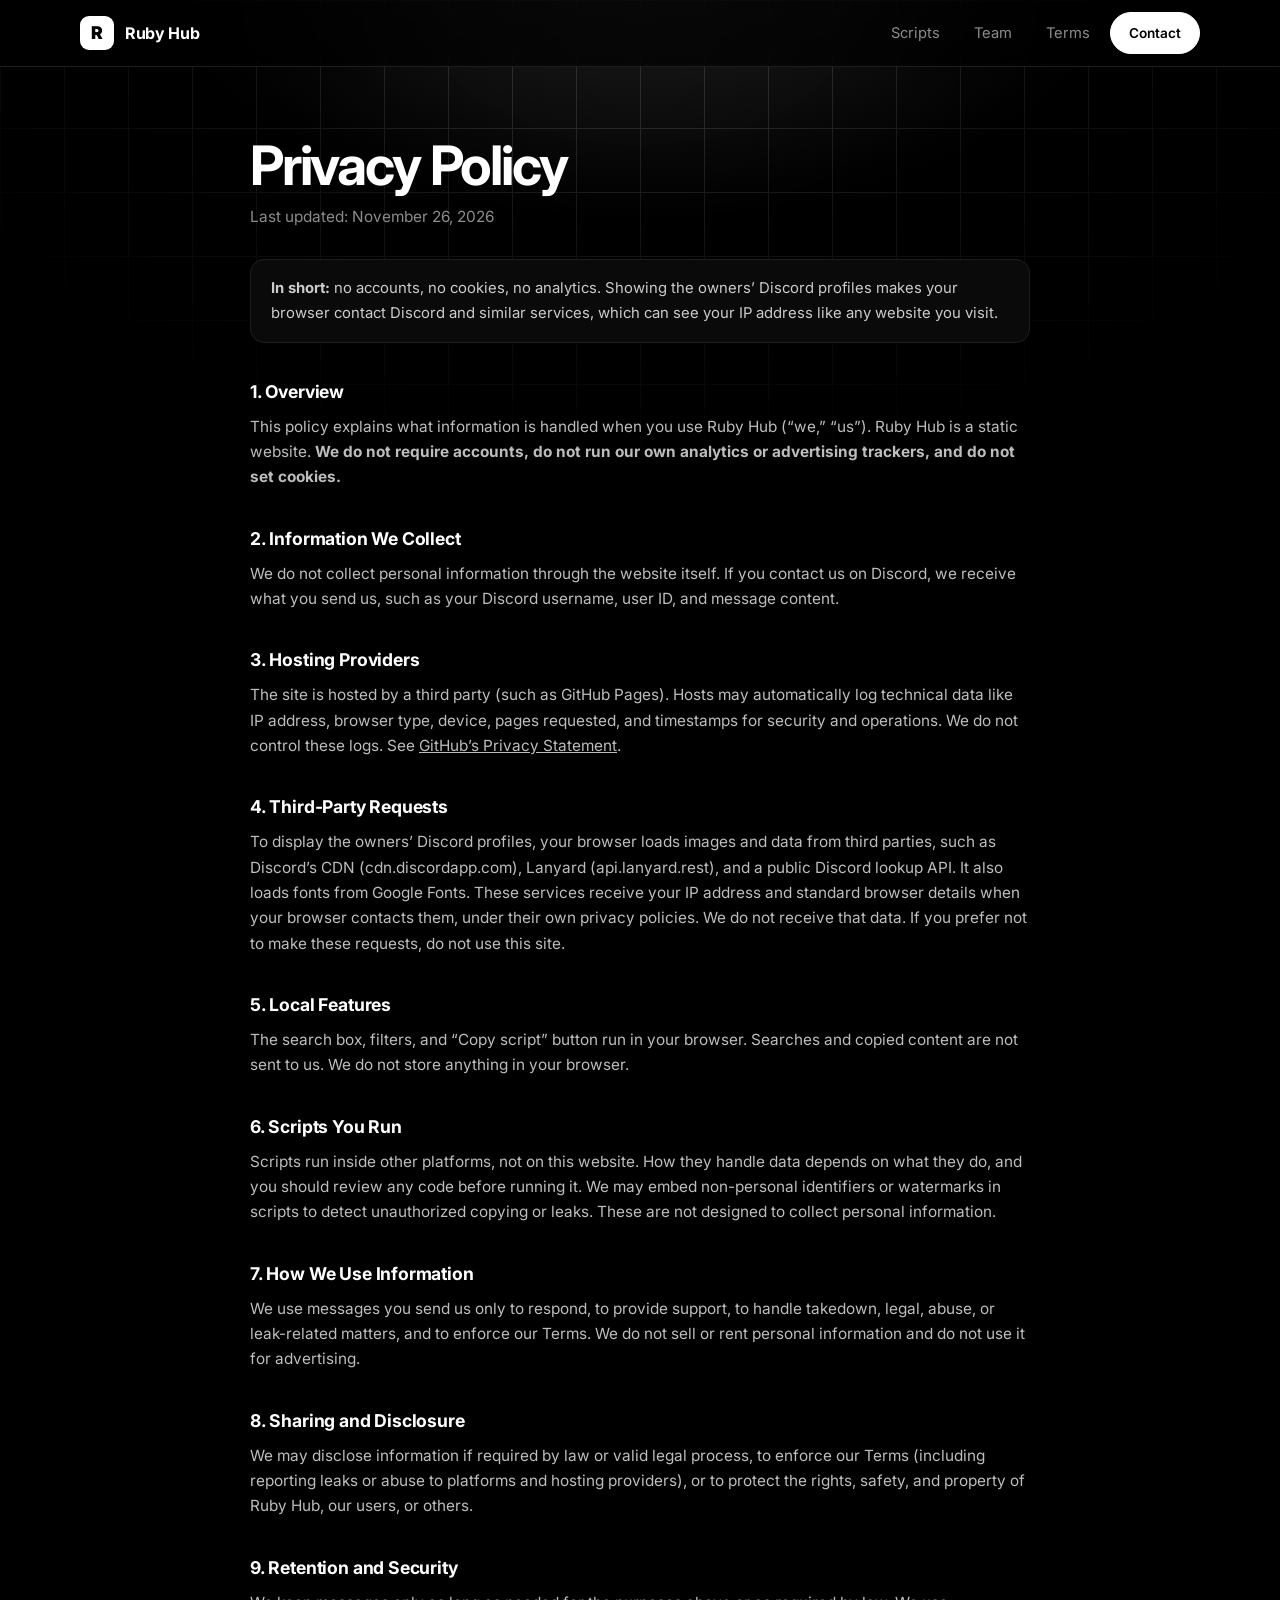
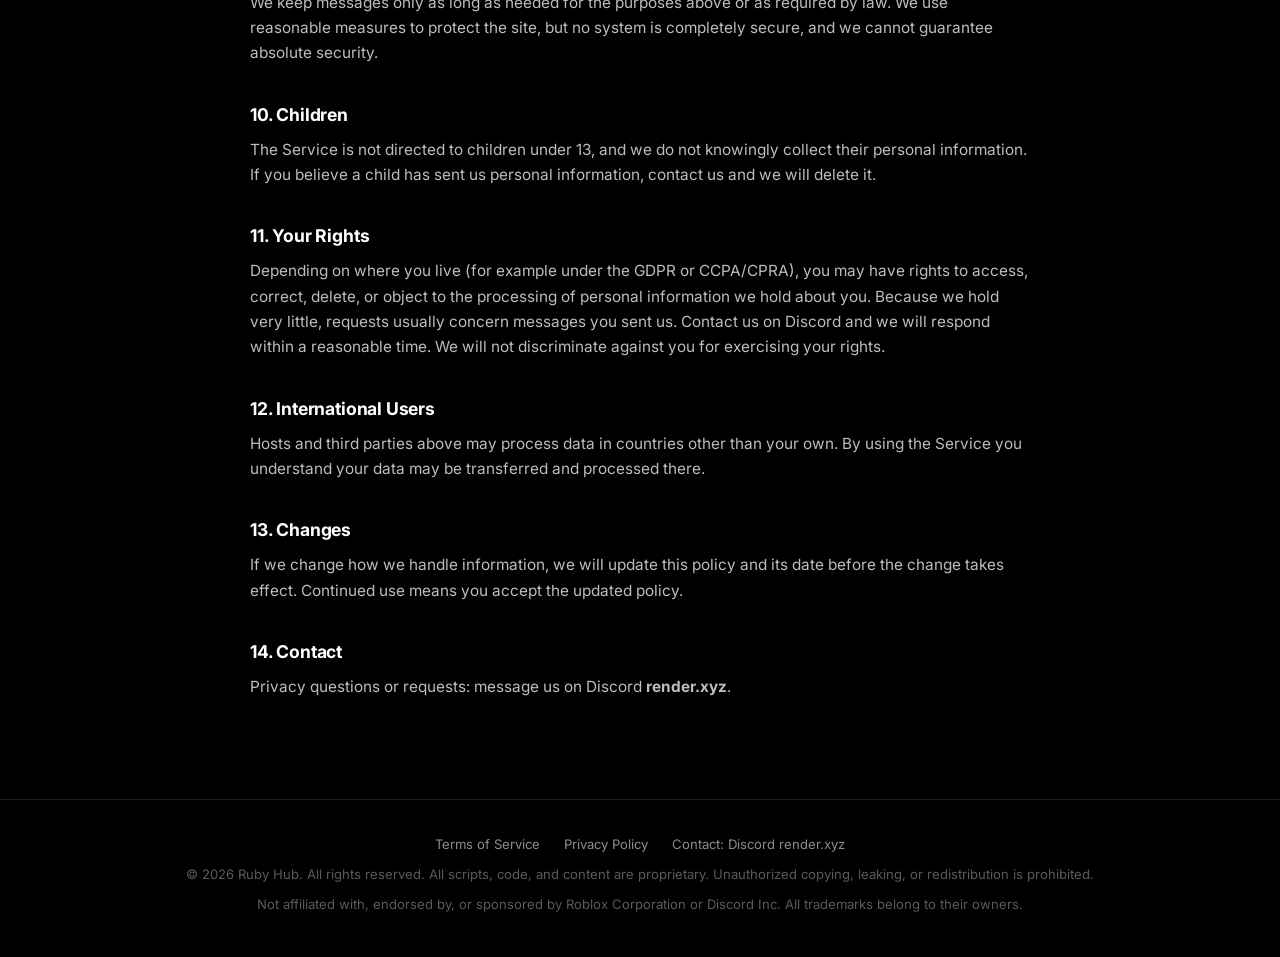
<file: privacy.html>
<!DOCTYPE html><html lang="en"><head><meta charset="utf-8"><meta name="viewport" content="width=device-width,initial-scale=1"><meta name="theme-color" content="#000000"><link rel="icon" href="data:image/svg+xml,%3Csvg xmlns=%27http://www.w3.org/2000/svg%27 viewBox=%270 0 100 100%27%3E%3Crect width=%27100%27 height=%27100%27 rx=%2722%27 fill=%27%23fff%27/%3E%3Ctext x=%2750%27 y=%2773%27 font-size=%2772%27 font-weight=%27900%27 text-anchor=%27middle%27 fill=%27%23000%27 font-family=%27Arial%27%3ER%3C/text%3E%3C/svg%3E"><link rel="preconnect" href="https://fonts.googleapis.com"><link rel="stylesheet" href="https://fonts.googleapis.com/css2?family=Inter:wght@400;500;600;700;800&display=swap"><link rel="stylesheet" href="style.css"><title>Privacy Policy – Ruby Hub</title></head><body><nav><div class="wrap"><a class="brand" href="index.html"><span class="logo">R</span>Ruby Hub</a><ul><li><a href="index.html#scripts">Scripts</a></li><li><a href="index.html#people">Team</a></li><li><a href="terms.html">Terms</a></li><li><a class="btn sm" style="color:#000" href="index.html#people">Contact</a></li></ul></div></nav><main class="wrap legal"><h1>Privacy Policy</h1><p class="date">Last updated: November 26, 2026</p><div class="sum"><b>In short:</b> no accounts, no cookies, no analytics. Showing the owners’ Discord profiles makes your browser contact Discord and similar services, which can see your IP address like any website you visit.</div><h2>1. Overview</h2><p>This policy explains what information is handled when you use Ruby Hub (“we,” “us”). Ruby Hub is a static website. <b>We do not require accounts, do not run our own analytics or advertising trackers, and do not set cookies.</b></p><h2>2. Information We Collect</h2><p>We do not collect personal information through the website itself. If you contact us on Discord, we receive what you send us, such as your Discord username, user ID, and message content.</p><h2>3. Hosting Providers</h2><p>The site is hosted by a third party (such as GitHub Pages). Hosts may automatically log technical data like IP address, browser type, device, pages requested, and timestamps for security and operations. We do not control these logs. See <a href="https://docs.github.com/site-policy/privacy-policies/github-general-privacy-statement" target="_blank" rel="noopener">GitHub’s Privacy Statement</a>.</p><h2>4. Third-Party Requests</h2><p>To display the owners’ Discord profiles, your browser loads images and data from third parties, such as Discord’s CDN (cdn.discordapp.com), Lanyard (api.lanyard.rest), and a public Discord lookup API. It also loads fonts from Google Fonts. These services receive your IP address and standard browser details when your browser contacts them, under their own privacy policies. We do not receive that data. If you prefer not to make these requests, do not use this site.</p><h2>5. Local Features</h2><p>The search box, filters, and “Copy script” button run in your browser. Searches and copied content are not sent to us. We do not store anything in your browser.</p><h2>6. Scripts You Run</h2><p>Scripts run inside other platforms, not on this website. How they handle data depends on what they do, and you should review any code before running it. We may embed non-personal identifiers or watermarks in scripts to detect unauthorized copying or leaks. These are not designed to collect personal information.</p><h2>7. How We Use Information</h2><p>We use messages you send us only to respond, to provide support, to handle takedown, legal, abuse, or leak-related matters, and to enforce our Terms. We do not sell or rent personal information and do not use it for advertising.</p><h2>8. Sharing and Disclosure</h2><p>We may disclose information if required by law or valid legal process, to enforce our Terms (including reporting leaks or abuse to platforms and hosting providers), or to protect the rights, safety, and property of Ruby Hub, our users, or others.</p><h2>9. Retention and Security</h2><p>We keep messages only as long as needed for the purposes above or as required by law. We use reasonable measures to protect the site, but no system is completely secure, and we cannot guarantee absolute security.</p><h2>10. Children</h2><p>The Service is not directed to children under 13, and we do not knowingly collect their personal information. If you believe a child has sent us personal information, contact us and we will delete it.</p><h2>11. Your Rights</h2><p>Depending on where you live (for example under the GDPR or CCPA/CPRA), you may have rights to access, correct, delete, or object to the processing of personal information we hold about you. Because we hold very little, requests usually concern messages you sent us. Contact us on Discord and we will respond within a reasonable time. We will not discriminate against you for exercising your rights.</p><h2>12. International Users</h2><p>Hosts and third parties above may process data in countries other than your own. By using the Service you understand your data may be transferred and processed there.</p><h2>13. Changes</h2><p>If we change how we handle information, we will update this policy and its date before the change takes effect. Continued use means you accept the updated policy.</p><h2>14. Contact</h2><p>Privacy questions or requests: message us on Discord <b>render.xyz</b>.</p></main><footer><div class="wrap"><p><a href="terms.html">Terms of Service</a><a href="privacy.html">Privacy Policy</a><a href="index.html#people">Contact: Discord render.xyz</a></p><p>© <span id="y"></span> Ruby Hub. All rights reserved. All scripts, code, and content are proprietary. Unauthorized copying, leaking, or redistribution is prohibited.</p><p>Not affiliated with, endorsed by, or sponsored by Roblox Corporation or Discord Inc. All trademarks belong to their owners.</p></div></footer><div class="toast" id="toast"></div><script>document.getElementById("y").textContent=new Date().getFullYear()</script></body></html>
</file>
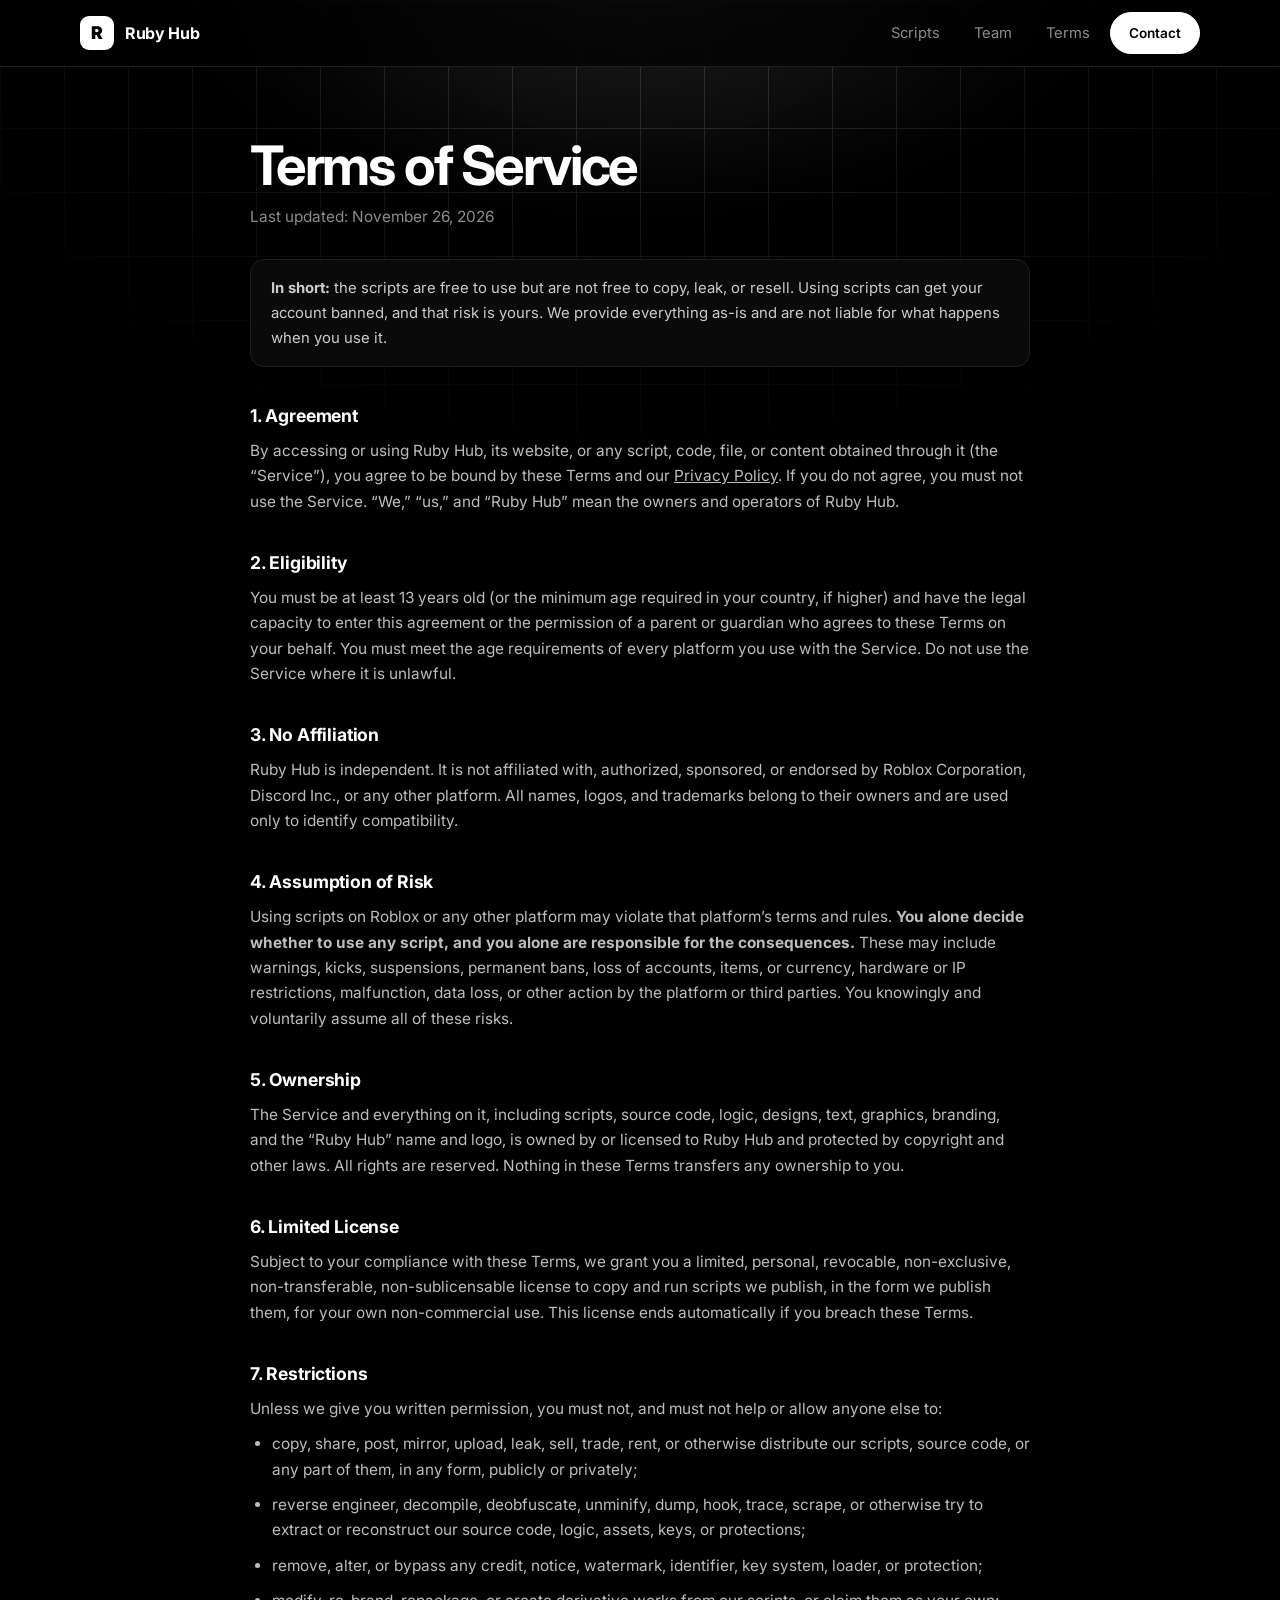
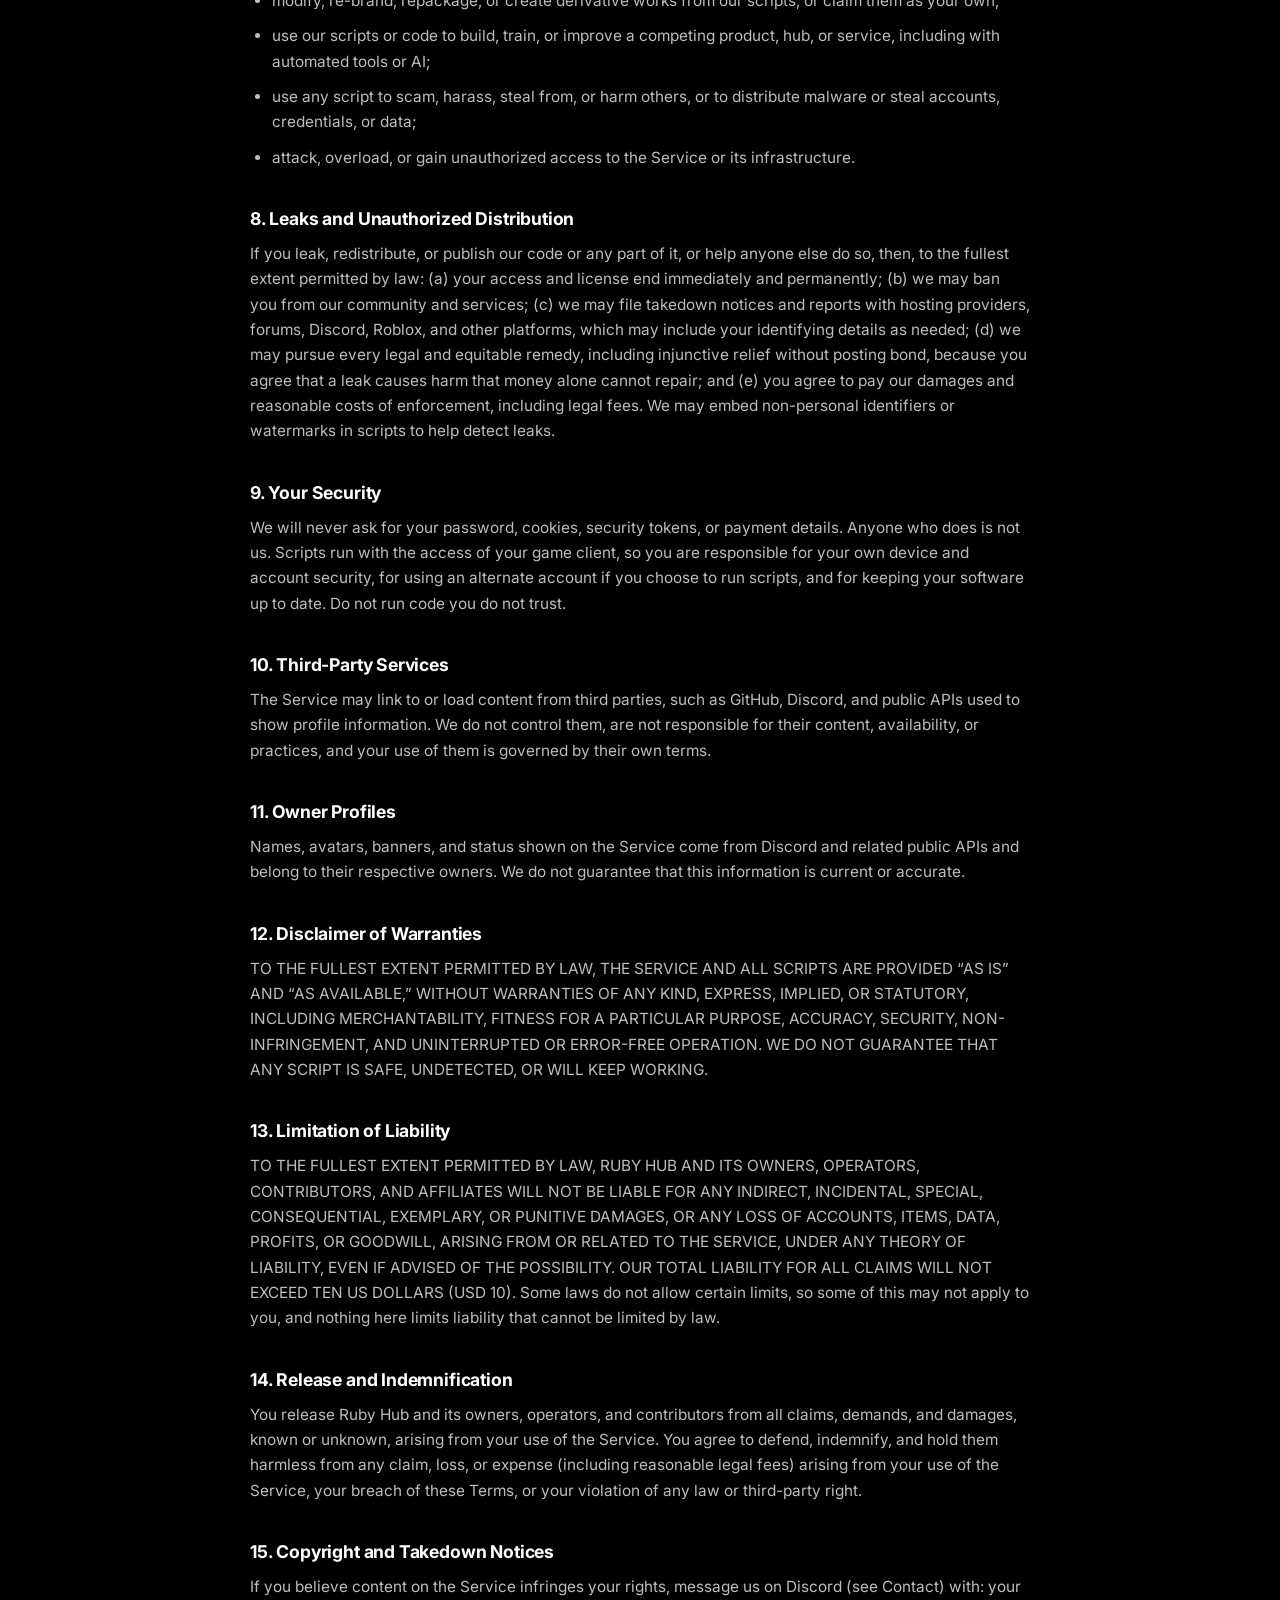
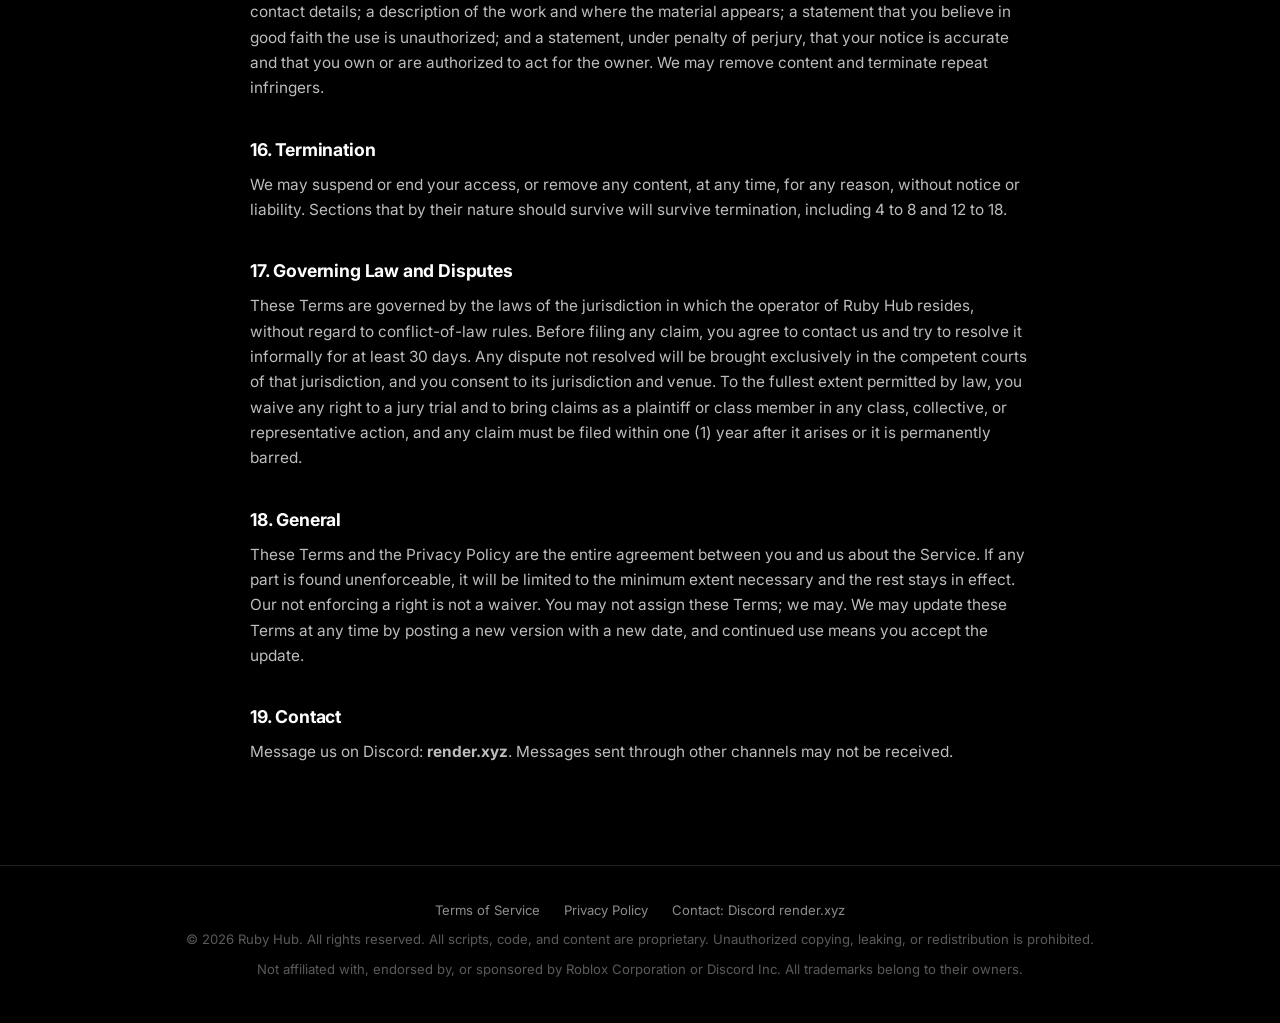
<file: terms.html>
<!DOCTYPE html><html lang="en"><head><meta charset="utf-8"><meta name="viewport" content="width=device-width,initial-scale=1"><meta name="theme-color" content="#000000"><link rel="icon" href="data:image/svg+xml,%3Csvg xmlns=%27http://www.w3.org/2000/svg%27 viewBox=%270 0 100 100%27%3E%3Crect width=%27100%27 height=%27100%27 rx=%2722%27 fill=%27%23fff%27/%3E%3Ctext x=%2750%27 y=%2773%27 font-size=%2772%27 font-weight=%27900%27 text-anchor=%27middle%27 fill=%27%23000%27 font-family=%27Arial%27%3ER%3C/text%3E%3C/svg%3E"><link rel="preconnect" href="https://fonts.googleapis.com"><link rel="stylesheet" href="https://fonts.googleapis.com/css2?family=Inter:wght@400;500;600;700;800&display=swap"><link rel="stylesheet" href="style.css"><title>Terms of Service – Ruby Hub</title></head><body><nav><div class="wrap"><a class="brand" href="index.html"><span class="logo">R</span>Ruby Hub</a><ul><li><a href="index.html#scripts">Scripts</a></li><li><a href="index.html#people">Team</a></li><li><a href="terms.html">Terms</a></li><li><a class="btn sm" style="color:#000" href="index.html#people">Contact</a></li></ul></div></nav><main class="wrap legal"><h1>Terms of Service</h1><p class="date">Last updated: November 26, 2026</p><div class="sum"><b>In short:</b> the scripts are free to use but are not free to copy, leak, or resell. Using scripts can get your account banned, and that risk is yours. We provide everything as-is and are not liable for what happens when you use it.</div><h2>1. Agreement</h2><p>By accessing or using Ruby Hub, its website, or any script, code, file, or content obtained through it (the “Service”), you agree to be bound by these Terms and our <a href="privacy.html">Privacy Policy</a>. If you do not agree, you must not use the Service. “We,” “us,” and “Ruby Hub” mean the owners and operators of Ruby Hub.</p><h2>2. Eligibility</h2><p>You must be at least 13 years old (or the minimum age required in your country, if higher) and have the legal capacity to enter this agreement or the permission of a parent or guardian who agrees to these Terms on your behalf. You must meet the age requirements of every platform you use with the Service. Do not use the Service where it is unlawful.</p><h2>3. No Affiliation</h2><p>Ruby Hub is independent. It is not affiliated with, authorized, sponsored, or endorsed by Roblox Corporation, Discord Inc., or any other platform. All names, logos, and trademarks belong to their owners and are used only to identify compatibility.</p><h2>4. Assumption of Risk</h2><p>Using scripts on Roblox or any other platform may violate that platform’s terms and rules. <b>You alone decide whether to use any script, and you alone are responsible for the consequences.</b> These may include warnings, kicks, suspensions, permanent bans, loss of accounts, items, or currency, hardware or IP restrictions, malfunction, data loss, or other action by the platform or third parties. You knowingly and voluntarily assume all of these risks.</p><h2>5. Ownership</h2><p>The Service and everything on it, including scripts, source code, logic, designs, text, graphics, branding, and the “Ruby Hub” name and logo, is owned by or licensed to Ruby Hub and protected by copyright and other laws. All rights are reserved. Nothing in these Terms transfers any ownership to you.</p><h2>6. Limited License</h2><p>Subject to your compliance with these Terms, we grant you a limited, personal, revocable, non-exclusive, non-transferable, non-sublicensable license to copy and run scripts we publish, in the form we publish them, for your own non-commercial use. This license ends automatically if you breach these Terms.</p><h2>7. Restrictions</h2><p>Unless we give you written permission, you must not, and must not help or allow anyone else to:<ul><li>copy, share, post, mirror, upload, leak, sell, trade, rent, or otherwise distribute our scripts, source code, or any part of them, in any form, publicly or privately;</li><li>reverse engineer, decompile, deobfuscate, unminify, dump, hook, trace, scrape, or otherwise try to extract or reconstruct our source code, logic, assets, keys, or protections;</li><li>remove, alter, or bypass any credit, notice, watermark, identifier, key system, loader, or protection;</li><li>modify, re-brand, repackage, or create derivative works from our scripts, or claim them as your own;</li><li>use our scripts or code to build, train, or improve a competing product, hub, or service, including with automated tools or AI;</li><li>use any script to scam, harass, steal from, or harm others, or to distribute malware or steal accounts, credentials, or data;</li><li>attack, overload, or gain unauthorized access to the Service or its infrastructure.</li></ul></p><h2>8. Leaks and Unauthorized Distribution</h2><p>If you leak, redistribute, or publish our code or any part of it, or help anyone else do so, then, to the fullest extent permitted by law: (a) your access and license end immediately and permanently; (b) we may ban you from our community and services; (c) we may file takedown notices and reports with hosting providers, forums, Discord, Roblox, and other platforms, which may include your identifying details as needed; (d) we may pursue every legal and equitable remedy, including injunctive relief without posting bond, because you agree that a leak causes harm that money alone cannot repair; and (e) you agree to pay our damages and reasonable costs of enforcement, including legal fees. We may embed non-personal identifiers or watermarks in scripts to help detect leaks.</p><h2>9. Your Security</h2><p>We will never ask for your password, cookies, security tokens, or payment details. Anyone who does is not us. Scripts run with the access of your game client, so you are responsible for your own device and account security, for using an alternate account if you choose to run scripts, and for keeping your software up to date. Do not run code you do not trust.</p><h2>10. Third-Party Services</h2><p>The Service may link to or load content from third parties, such as GitHub, Discord, and public APIs used to show profile information. We do not control them, are not responsible for their content, availability, or practices, and your use of them is governed by their own terms.</p><h2>11. Owner Profiles</h2><p>Names, avatars, banners, and status shown on the Service come from Discord and related public APIs and belong to their respective owners. We do not guarantee that this information is current or accurate.</p><h2>12. Disclaimer of Warranties</h2><p>TO THE FULLEST EXTENT PERMITTED BY LAW, THE SERVICE AND ALL SCRIPTS ARE PROVIDED “AS IS” AND “AS AVAILABLE,” WITHOUT WARRANTIES OF ANY KIND, EXPRESS, IMPLIED, OR STATUTORY, INCLUDING MERCHANTABILITY, FITNESS FOR A PARTICULAR PURPOSE, ACCURACY, SECURITY, NON-INFRINGEMENT, AND UNINTERRUPTED OR ERROR-FREE OPERATION. WE DO NOT GUARANTEE THAT ANY SCRIPT IS SAFE, UNDETECTED, OR WILL KEEP WORKING.</p><h2>13. Limitation of Liability</h2><p>TO THE FULLEST EXTENT PERMITTED BY LAW, RUBY HUB AND ITS OWNERS, OPERATORS, CONTRIBUTORS, AND AFFILIATES WILL NOT BE LIABLE FOR ANY INDIRECT, INCIDENTAL, SPECIAL, CONSEQUENTIAL, EXEMPLARY, OR PUNITIVE DAMAGES, OR ANY LOSS OF ACCOUNTS, ITEMS, DATA, PROFITS, OR GOODWILL, ARISING FROM OR RELATED TO THE SERVICE, UNDER ANY THEORY OF LIABILITY, EVEN IF ADVISED OF THE POSSIBILITY. OUR TOTAL LIABILITY FOR ALL CLAIMS WILL NOT EXCEED TEN US DOLLARS (USD 10). Some laws do not allow certain limits, so some of this may not apply to you, and nothing here limits liability that cannot be limited by law.</p><h2>14. Release and Indemnification</h2><p>You release Ruby Hub and its owners, operators, and contributors from all claims, demands, and damages, known or unknown, arising from your use of the Service. You agree to defend, indemnify, and hold them harmless from any claim, loss, or expense (including reasonable legal fees) arising from your use of the Service, your breach of these Terms, or your violation of any law or third-party right.</p><h2>15. Copyright and Takedown Notices</h2><p>If you believe content on the Service infringes your rights, message us on Discord (see Contact) with: your contact details; a description of the work and where the material appears; a statement that you believe in good faith the use is unauthorized; and a statement, under penalty of perjury, that your notice is accurate and that you own or are authorized to act for the owner. We may remove content and terminate repeat infringers.</p><h2>16. Termination</h2><p>We may suspend or end your access, or remove any content, at any time, for any reason, without notice or liability. Sections that by their nature should survive will survive termination, including 4 to 8 and 12 to 18.</p><h2>17. Governing Law and Disputes</h2><p>These Terms are governed by the laws of the jurisdiction in which the operator of Ruby Hub resides, without regard to conflict-of-law rules. Before filing any claim, you agree to contact us and try to resolve it informally for at least 30 days. Any dispute not resolved will be brought exclusively in the competent courts of that jurisdiction, and you consent to its jurisdiction and venue. To the fullest extent permitted by law, you waive any right to a jury trial and to bring claims as a plaintiff or class member in any class, collective, or representative action, and any claim must be filed within one (1) year after it arises or it is permanently barred.</p><h2>18. General</h2><p>These Terms and the Privacy Policy are the entire agreement between you and us about the Service. If any part is found unenforceable, it will be limited to the minimum extent necessary and the rest stays in effect. Our not enforcing a right is not a waiver. You may not assign these Terms; we may. We may update these Terms at any time by posting a new version with a new date, and continued use means you accept the update.</p><h2>19. Contact</h2><p>Message us on Discord: <b>render.xyz</b>. Messages sent through other channels may not be received.</p></main><footer><div class="wrap"><p><a href="terms.html">Terms of Service</a><a href="privacy.html">Privacy Policy</a><a href="index.html#people">Contact: Discord render.xyz</a></p><p>© <span id="y"></span> Ruby Hub. All rights reserved. All scripts, code, and content are proprietary. Unauthorized copying, leaking, or redistribution is prohibited.</p><p>Not affiliated with, endorsed by, or sponsored by Roblox Corporation or Discord Inc. All trademarks belong to their owners.</p></div></footer><div class="toast" id="toast"></div><script>document.getElementById("y").textContent=new Date().getFullYear()</script></body></html>
</file>
<file: style.css>
:root{--bg:#000;--fg:#fff;--dim:#8c8c8c;--mut:#5a5a5a;--line:#1e1e1e;--card:#0a0a0a;--card2:#111;color-scheme:dark}
*{box-sizing:border-box;margin:0;padding:0}
html{scroll-behavior:smooth}
body{background:var(--bg);color:var(--fg);font:16px/1.65 Inter,system-ui,-apple-system,"Segoe UI",Roboto,sans-serif;-webkit-font-smoothing:antialiased;min-height:100vh;display:flex;flex-direction:column;overflow-x:hidden}
body:before{content:"";position:fixed;inset:0;z-index:-1;background:radial-gradient(700px 380px at 50% -5%,rgba(255,255,255,.13),transparent 70%),linear-gradient(var(--line) 1px,transparent 1px) 0 0/64px 64px,linear-gradient(90deg,var(--line) 1px,transparent 1px) 0 0/64px 64px;-webkit-mask:radial-gradient(ellipse 80% 70% at 50% 0,#000 20%,transparent 75%);mask:radial-gradient(ellipse 80% 70% at 50% 0,#000 20%,transparent 75%)}
a{color:inherit}::selection{background:#fff;color:#000}
.wrap{width:min(1120px,92%);margin:0 auto}
nav{position:sticky;top:0;z-index:20;background:rgba(0,0,0,.72);backdrop-filter:blur(14px);border-bottom:1px solid var(--line)}
nav .wrap{display:flex;align-items:center;justify-content:space-between;height:66px}
.brand{display:flex;align-items:center;gap:11px;font-weight:700;letter-spacing:-.02em;text-decoration:none}
.logo{width:34px;height:34px;border-radius:9px;background:#fff;color:#000;display:grid;place-items:center;font-weight:900;font-size:1.1rem}
nav ul{display:flex;gap:6px;list-style:none;align-items:center}
nav li a{display:block;padding:8px 14px;border-radius:99px;color:var(--dim);font-size:.92rem;text-decoration:none;transition:.2s}
nav li a:hover{color:#fff;background:var(--card2)}
.btn{display:inline-flex;align-items:center;gap:8px;padding:12px 24px;border-radius:99px;background:#fff;color:#000;font-weight:600;font-size:.95rem;border:1px solid #fff;cursor:pointer;text-decoration:none;transition:.2s;font-family:inherit}
.btn:hover{transform:translateY(-2px);box-shadow:0 8px 30px rgba(255,255,255,.2)}
.btn.ghost{background:transparent;color:#fff;border-color:#333}.btn.ghost:hover{border-color:#fff;box-shadow:none}
.btn.sm{padding:9px 18px;font-size:.85rem}
.hero{text-align:center;padding:110px 0 70px}
.badge{display:inline-flex;gap:8px;align-items:center;border:1px solid #2a2a2a;background:rgba(255,255,255,.04);padding:6px 14px;border-radius:99px;font-size:.8rem;color:#ccc;margin-bottom:26px}
.badge i{width:7px;height:7px;border-radius:50%;background:#fff;box-shadow:0 0 10px #fff;animation:pulse 2s infinite}
@keyframes pulse{50%{opacity:.3}}
.hero h1{font-size:clamp(2.8rem,8vw,5.6rem);line-height:1.02;letter-spacing:-.045em;font-weight:800}
.hero h1 em{font-style:normal;color:transparent;-webkit-text-stroke:1.5px #fff}
.hero p{color:var(--dim);max-width:540px;margin:22px auto 34px;font-size:1.1rem}
.hero .row{display:flex;gap:12px;justify-content:center;flex-wrap:wrap}
.stats{display:flex;justify-content:center;gap:48px;margin-top:54px;color:var(--dim);font-size:.85rem;flex-wrap:wrap}
.stats b{display:block;color:#fff;font-size:1.7rem;letter-spacing:-.03em}
.notice{border:1px solid var(--line);background:var(--card);border-radius:14px;padding:14px 18px;color:var(--dim);font-size:.88rem;margin-bottom:70px}
.notice b{color:#fff}
section{margin-bottom:100px;scroll-margin-top:90px}
.eyebrow{font-size:.78rem;letter-spacing:.14em;text-transform:uppercase;color:var(--mut);margin-bottom:8px}
h2.sec{font-size:clamp(1.9rem,4vw,2.6rem);letter-spacing:-.035em;line-height:1.1;margin-bottom:28px}
.tools{display:flex;gap:12px;flex-wrap:wrap;align-items:center;margin-bottom:24px}
.tools input{flex:1;min-width:240px;background:var(--card);border:1px solid var(--line);color:#fff;padding:13px 18px;border-radius:99px;font-size:.95rem;font-family:inherit;transition:.2s}
.tools input:focus{outline:0;border-color:#fff}
.chips{display:flex;gap:8px;flex-wrap:wrap}
.chip{padding:8px 16px;border-radius:99px;border:1px solid var(--line);background:transparent;color:var(--dim);cursor:pointer;font-size:.85rem;font-family:inherit;transition:.2s}
.chip:hover{color:#fff;border-color:#444}.chip.on{background:#fff;color:#000;border-color:#fff}
.grid{display:grid;grid-template-columns:repeat(auto-fill,minmax(310px,1fr));gap:16px}
.card,.pcard{position:relative;background:var(--card);border:1px solid var(--line);border-radius:20px;overflow:hidden;transition:border-color .25s,transform .25s}
.card:before,.pcard:before{content:"";position:absolute;inset:0;pointer-events:none;opacity:0;transition:.3s;background:radial-gradient(280px circle at var(--mx,50%) var(--my,50%),rgba(255,255,255,.09),transparent 70%)}
.card:hover,.pcard:hover{border-color:#3a3a3a;transform:translateY(-4px)}.card:hover:before,.pcard:hover:before{opacity:1}
.card{padding:24px;display:flex;flex-direction:column;gap:12px}
.card .top{display:flex;justify-content:space-between;align-items:center}
.tag{font-size:.72rem;padding:3px 11px;border-radius:99px;border:1px solid #2c2c2c;color:#bbb}
.card h3{font-size:1.2rem;letter-spacing:-.02em}.card p{color:var(--dim);font-size:.92rem;flex:1}
.code{font:.76rem ui-monospace,Menlo,Consolas,monospace;background:#000;border:1px solid var(--line);border-radius:10px;padding:11px 12px;color:#aaa;overflow:hidden;text-overflow:ellipsis;white-space:nowrap}
.empty{grid-column:1/-1;text-align:center;color:var(--dim);padding:50px;border:1px dashed #2a2a2a;border-radius:20px}
.team{display:grid;grid-template-columns:repeat(auto-fit,minmax(320px,1fr));gap:18px}
.banner{height:128px;background:linear-gradient(135deg,#2a2a2a,#0d0d0d);background-size:cover;background-position:center}
.pbody{padding:0 24px 24px}
.avwrap{position:relative;width:96px;height:96px;margin-top:-48px;margin-bottom:12px}
.avwrap img{width:96px;height:96px;border-radius:50%;border:6px solid var(--card);background:#222;object-fit:cover;display:block}
.dot{position:absolute;right:4px;bottom:4px;width:22px;height:22px;border-radius:50%;border:4px solid var(--card);background:#333}
.dot.online{background:#fff}.dot.idle{background:#9a9a9a}.dot.dnd{background:#555}
.pname{display:flex;align-items:center;gap:10px;flex-wrap:wrap}
.pname h3{font-size:1.4rem;letter-spacing:-.03em}
.role{font-size:.7rem;font-weight:700;letter-spacing:.08em;text-transform:uppercase;background:#fff;color:#000;padding:2px 10px;border-radius:99px}
.uname{color:var(--dim);font-size:.9rem}
.act{margin-top:10px;font-size:.85rem;color:#ccc;background:var(--card2);border:1px solid var(--line);border-radius:10px;padding:8px 12px}
.bio{margin:14px 0 18px;color:#bbb;font-size:.93rem;white-space:pre-line}
.faq{display:grid;gap:12px}
.legal{padding:70px 0 90px;max-width:780px}
.legal h1{font-size:clamp(2.2rem,6vw,3.4rem);letter-spacing:-.04em;line-height:1.05}
.legal .date{color:var(--dim);margin:10px 0 30px}
.legal .sum{border:1px solid var(--line);background:var(--card);border-radius:14px;padding:16px 20px;margin-bottom:30px;color:#ccc;font-size:.93rem}
.legal h2{font-size:1.1rem;margin:34px 0 8px;letter-spacing:-.01em}
.legal p,.legal li{color:#bdbdbd;margin-bottom:10px;font-size:.96rem}.legal ul{padding-left:22px}.legal a{text-decoration:underline}
footer{margin-top:auto;border-top:1px solid var(--line);padding:34px 0;color:var(--mut);font-size:.82rem;text-align:center}
footer a{color:var(--dim);margin:0 12px;text-decoration:none}footer a:hover{color:#fff}footer p{margin-bottom:8px}
.toast{position:fixed;left:50%;bottom:30px;transform:translate(-50%,30px);background:#fff;color:#000;padding:11px 22px;border-radius:99px;font-weight:600;font-size:.9rem;opacity:0;pointer-events:none;transition:.3s;z-index:50}
.toast.show{opacity:1;transform:translate(-50%,0)}
[data-r]{opacity:0;transform:translateY(24px);transition:opacity .7s,transform .7s}[data-r].in{opacity:1;transform:none}
@media(max-width:640px){nav li:not(:last-child){display:none}.hero{padding:70px 0 50px}.stats{gap:30px}}
@media(prefers-reduced-motion:reduce){*{animation:none!important;transition:none!important}[data-r]{opacity:1;transform:none}}
</file>
